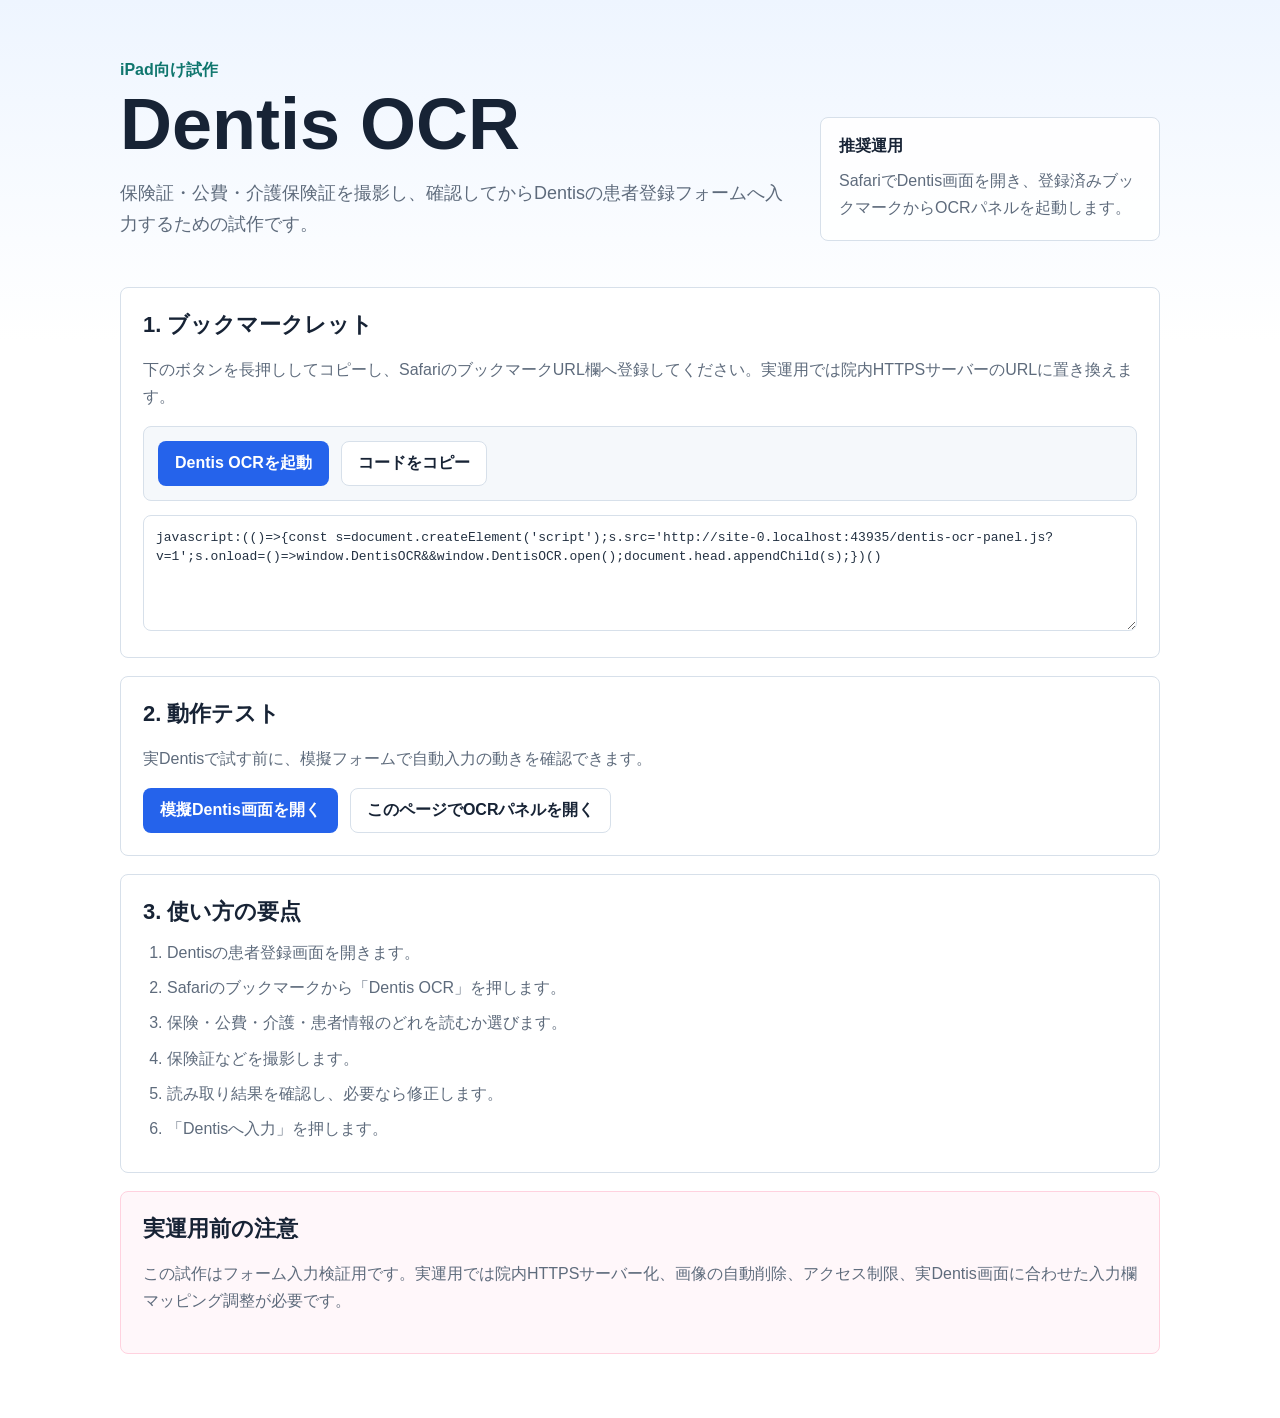
<file: index.html>
<!doctype html>
<html lang="ja">
<head>
  <meta charset="utf-8">
  <meta name="viewport" content="width=device-width, initial-scale=1, viewport-fit=cover">
  <title>Dentis OCR 試作</title>
  <link rel="stylesheet" href="./styles.css">
</head>
<body>
  <main class="page">
    <section class="hero">
      <div>
        <p class="eyebrow">iPad向け試作</p>
        <h1>Dentis OCR</h1>
        <p class="lead">保険証・公費・介護保険証を撮影し、確認してからDentisの患者登録フォームへ入力するための試作です。</p>
      </div>
      <div class="status-card">
        <strong>推奨運用</strong>
        <span>SafariでDentis画面を開き、登録済みブックマークからOCRパネルを起動します。</span>
      </div>
    </section>

    <section class="section">
      <h2>1. ブックマークレット</h2>
      <p>下のボタンを長押ししてコピーし、SafariのブックマークURL欄へ登録してください。実運用では院内HTTPSサーバーのURLに置き換えます。</p>
      <div class="bookmark-card">
        <a id="bookmarkletLink" class="primary-action" href="#">Dentis OCRを起動</a>
        <button id="copyBookmarklet" class="secondary-action" type="button">コードをコピー</button>
      </div>
      <textarea id="bookmarkletCode" readonly spellcheck="false"></textarea>
    </section>

    <section class="section">
      <h2>2. 動作テスト</h2>
      <p>実Dentisで試す前に、模擬フォームで自動入力の動きを確認できます。</p>
      <div class="actions">
        <a class="primary-action" href="./mock-dentis.html">模擬Dentis画面を開く</a>
        <button id="openPanelHere" class="secondary-action" type="button">このページでOCRパネルを開く</button>
      </div>
    </section>

    <section class="section">
      <h2>3. 使い方の要点</h2>
      <ol class="steps">
        <li>Dentisの患者登録画面を開きます。</li>
        <li>Safariのブックマークから「Dentis OCR」を押します。</li>
        <li>保険・公費・介護・患者情報のどれを読むか選びます。</li>
        <li>保険証などを撮影します。</li>
        <li>読み取り結果を確認し、必要なら修正します。</li>
        <li>「Dentisへ入力」を押します。</li>
      </ol>
    </section>

    <section class="section warning">
      <h2>実運用前の注意</h2>
      <p>この試作はフォーム入力検証用です。実運用では院内HTTPSサーバー化、画像の自動削除、アクセス制限、実Dentis画面に合わせた入力欄マッピング調整が必要です。</p>
    </section>
  </main>

  <script src="./dentis-ocr-panel.js"></script>
  <script src="./install.js"></script>
</body>
</html>
</file>
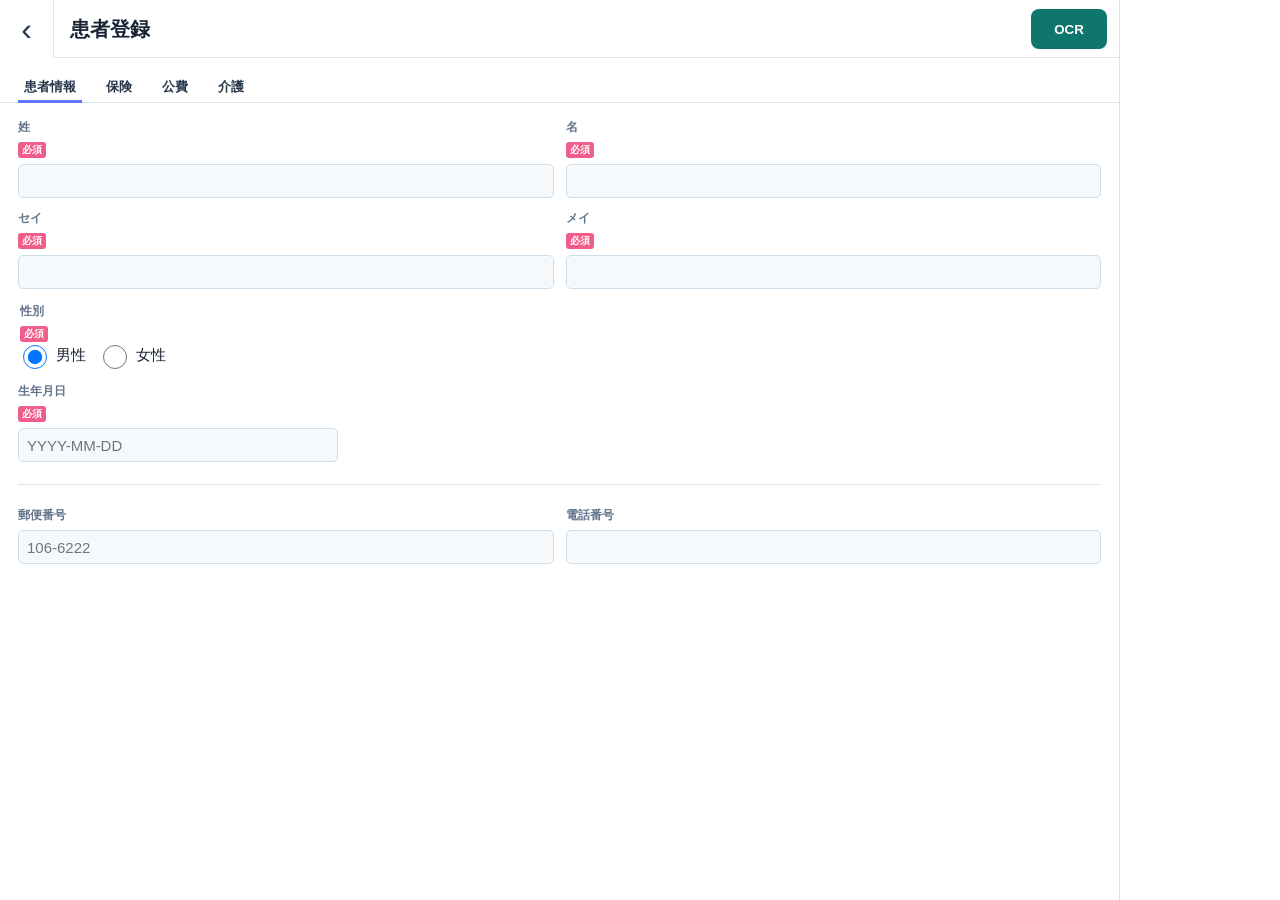
<file: mock-dentis.html>
<!doctype html>
<html lang="ja">
<head>
  <meta charset="utf-8">
  <meta name="viewport" content="width=device-width, initial-scale=1, viewport-fit=cover">
  <title>模擬Dentis 患者登録</title>
  <link rel="stylesheet" href="./mock-dentis.css">
</head>
<body>
  <main class="dentis">
    <header class="topbar">
      <button class="back" type="button">‹</button>
      <h1>患者登録</h1>
      <button id="openOcr" class="ocr-button" type="button">OCR</button>
    </header>

    <nav class="tabs" aria-label="患者登録タブ">
      <button class="active" type="button" data-tab="patient">患者情報</button>
      <button type="button" data-tab="insurance">保険</button>
      <button type="button" data-tab="public">公費</button>
      <button type="button" data-tab="care">介護</button>
    </nav>

    <section id="patient" class="tab-panel active">
      <div class="form-grid two">
        <label>姓 <span>必須</span><input></label>
        <label>名 <span>必須</span><input></label>
        <label>セイ <span>必須</span><input></label>
        <label>メイ <span>必須</span><input></label>
      </div>
      <fieldset class="radio-row">
        <legend>性別 <span>必須</span></legend>
        <label><input type="radio" name="gender" checked> 男性</label>
        <label><input type="radio" name="gender"> 女性</label>
      </fieldset>
      <label class="date-line">生年月日 <span>必須</span><input placeholder="YYYY-MM-DD"></label>
      <hr>
      <div class="form-grid two">
        <label>郵便番号<input placeholder="106-6222"></label>
        <label>電話番号<input></label>
      </div>
    </section>

    <section id="insurance" class="tab-panel">
      <p class="notice">保険情報を登録する場合は、「必須」項目を入力してください</p>
      <div class="form-grid wide">
        <label>保険者番号 <span>必須</span><input></label>
        <label>患者負担割合 <span>必須</span><select><option>3割</option><option>2割</option><option>1割</option></select></label>
        <label>記号<input></label>
        <label>番号 <span>必須</span><input></label>
        <label>枝番<input></label>
      </div>
      <fieldset class="radio-row">
        <legend>続柄 <span>必須</span></legend>
        <label><input type="radio" name="rel" checked> 本人</label>
        <label><input type="radio" name="rel"> 家族</label>
      </fieldset>
      <label>被保険者名 <span>必須</span><input></label>
      <div class="form-grid two">
        <label>資格取得日 <span>必須</span><input placeholder="YYYY-MM-DD"></label>
        <label>有効期限<input placeholder="YYYY-MM-DD"></label>
      </div>
    </section>

    <section id="public" class="tab-panel">
      <p class="notice">公費を登録する場合は、「必須」項目を入力してください</p>
      <div class="form-grid two">
        <label>公費負担者番号 <span>必須</span><input></label>
        <label>受給者番号 <span>必須</span><input></label>
      </div>
      <label>公費名<select><option>該当公費なし</option><option>子ども医療</option><option>障害者医療</option></select></label>
      <div class="form-grid three">
        <label>資格取得日 <span>必須</span><input placeholder="YYYY-MM-DD"></label>
        <label>有効期限<input placeholder="YYYY-MM-DD"></label>
        <label>患者負担割合 <span>必須</span><input></label>
      </div>
    </section>

    <section id="care" class="tab-panel">
      <p class="notice">介護保険を登録する場合は、「必須」項目を入力してください</p>
      <div class="form-grid three">
        <label>介護保険者番号 <span>必須</span><input></label>
        <label>介護保険被保険者番号 <span>必須</span><input></label>
        <label>自己負担率 <span>必須</span><select><option>1割</option><option>2割</option><option>3割</option></select></label>
      </div>
      <div class="form-grid two">
        <label>要介護度 <span>必須</span><select><option>要支援1</option><option>要支援2</option><option>要介護1</option><option>要介護2</option><option>要介護3</option><option>要介護4</option><option>要介護5</option></select></label>
        <label>介護認定日 <span>必須</span><input placeholder="YYYY-MM-DD"></label>
        <label>介護申請日<input placeholder="YYYY-MM-DD"></label>
        <label>認定有効期間（開始日） <span>必須</span><input placeholder="YYYY-MM-DD"></label>
        <label>認定有効期間（終了日） <span>必須</span><input placeholder="YYYY-MM-DD"></label>
        <label>減免割合<input value="0"></label>
      </div>
    </section>
  </main>

  <script src="./dentis-ocr-panel.js"></script>
  <script>
    document.querySelectorAll(".tabs button").forEach((button) => {
      button.addEventListener("click", () => {
        document.querySelectorAll(".tabs button").forEach((item) => item.classList.remove("active"));
        document.querySelectorAll(".tab-panel").forEach((item) => item.classList.remove("active"));
        button.classList.add("active");
        document.getElementById(button.dataset.tab).classList.add("active");
      });
    });
    document.getElementById("openOcr").addEventListener("click", () => window.DentisOCR.open());
  </script>
</body>
</html>
</file>
<file: styles.css>
:root {
  color-scheme: light;
  --ink: #172335;
  --muted: #5e6b7c;
  --line: #d7e0ea;
  --soft: #f5f8fb;
  --panel: #ffffff;
  --blue: #2563eb;
  --blue-dark: #1746b8;
  --green: #0f766e;
  --pink: #e94d7a;
  --shadow: 0 18px 48px rgba(23, 35, 53, .14);
}

* {
  box-sizing: border-box;
}

body {
  margin: 0;
  min-height: 100vh;
  font-family: -apple-system, BlinkMacSystemFont, "Segoe UI", sans-serif;
  color: var(--ink);
  background: linear-gradient(180deg, #eef5ff 0%, #ffffff 340px);
}

a {
  color: inherit;
}

.page {
  width: min(1040px, calc(100% - 32px));
  margin: 0 auto;
  padding: 32px 0 64px;
}

.hero {
  display: grid;
  grid-template-columns: 1fr minmax(240px, 340px);
  gap: 24px;
  align-items: end;
  padding: 28px 0;
}

.eyebrow {
  margin: 0 0 8px;
  color: var(--green);
  font-weight: 700;
}

h1 {
  margin: 0;
  font-size: clamp(40px, 7vw, 72px);
  line-height: .98;
  letter-spacing: 0;
}

.lead {
  max-width: 720px;
  margin: 18px 0 0;
  color: var(--muted);
  font-size: 18px;
  line-height: 1.75;
}

.status-card,
.section,
.bookmark-card {
  border: 1px solid var(--line);
  background: rgba(255, 255, 255, .9);
}

.status-card {
  display: grid;
  gap: 10px;
  padding: 18px;
  border-radius: 8px;
}

.status-card span,
.section p,
.steps {
  color: var(--muted);
  line-height: 1.7;
}

.section {
  margin-top: 18px;
  padding: 22px;
  border-radius: 8px;
}

.section h2 {
  margin: 0 0 12px;
  font-size: 22px;
}

.bookmark-card,
.actions {
  display: flex;
  gap: 12px;
  flex-wrap: wrap;
  align-items: center;
  margin-top: 16px;
}

.bookmark-card {
  padding: 14px;
  border-radius: 8px;
  background: var(--soft);
}

.primary-action,
.secondary-action {
  min-height: 44px;
  border-radius: 8px;
  border: 1px solid transparent;
  padding: 11px 16px;
  font: inherit;
  font-weight: 700;
  text-decoration: none;
  cursor: pointer;
}

.primary-action {
  color: #fff;
  background: var(--blue);
}

.primary-action:active {
  background: var(--blue-dark);
}

.secondary-action {
  color: var(--ink);
  background: #fff;
  border-color: var(--line);
}

textarea {
  width: 100%;
  min-height: 116px;
  margin-top: 14px;
  padding: 12px;
  border: 1px solid var(--line);
  border-radius: 8px;
  color: #233142;
  background: #fff;
  font: 13px/1.5 ui-monospace, SFMono-Regular, Consolas, monospace;
}

.steps {
  margin: 0;
  padding-left: 24px;
}

.steps li {
  margin: 8px 0;
}

.warning {
  border-color: #ffd2df;
  background: #fff7fa;
}

@media (max-width: 720px) {
  .page {
    width: min(100% - 24px, 1040px);
    padding-top: 18px;
  }

  .hero {
    grid-template-columns: 1fr;
    padding-top: 10px;
  }

  .section {
    padding: 16px;
  }

  .primary-action,
  .secondary-action {
    width: 100%;
    text-align: center;
  }
}
</file>
<file: mock-dentis.css>
:root {
  --ink: #172335;
  --muted: #64748b;
  --line: #d8e2ee;
  --blue: #6277ff;
  --soft: #f6f9fc;
  --pink: #f05d8a;
}

* {
  box-sizing: border-box;
}

body {
  margin: 0;
  font-family: -apple-system, BlinkMacSystemFont, "Segoe UI", sans-serif;
  color: var(--ink);
  background: #fff;
}

.dentis {
  width: min(100%, 1120px);
  min-height: 100vh;
  border-right: 1px solid var(--line);
}

.topbar {
  display: grid;
  grid-template-columns: 54px 1fr auto;
  align-items: center;
  height: 58px;
  border-bottom: 1px solid var(--line);
}

.back {
  height: 58px;
  border: 0;
  border-right: 1px solid var(--line);
  background: #fff;
  color: #26364b;
  font-size: 32px;
}

h1 {
  margin: 0;
  padding-left: 16px;
  font-size: 20px;
}

.ocr-button {
  min-width: 76px;
  min-height: 40px;
  margin-right: 12px;
  border: 0;
  border-radius: 8px;
  color: #fff;
  background: #0f766e;
  font-weight: 700;
}

.tabs {
  display: flex;
  gap: 18px;
  padding: 14px 18px 0;
  border-bottom: 1px solid var(--line);
}

.tabs button {
  position: relative;
  min-height: 30px;
  border: 0;
  background: transparent;
  color: #26364b;
  font-weight: 700;
}

.tabs button.active::after {
  content: "";
  position: absolute;
  left: 0;
  right: 0;
  bottom: -1px;
  height: 3px;
  background: var(--blue);
}

.tab-panel {
  display: none;
  padding: 16px 18px 80px;
}

.tab-panel.active {
  display: block;
}

.notice {
  margin: 0 0 14px;
  padding: 10px;
  border: 1px dashed var(--blue);
  border-radius: 6px;
  color: var(--blue);
  background: #f7f8ff;
  font-weight: 700;
}

.form-grid {
  display: grid;
  gap: 12px;
  margin-bottom: 14px;
}

.form-grid.two {
  grid-template-columns: repeat(2, minmax(0, 1fr));
}

.form-grid.three {
  grid-template-columns: repeat(3, minmax(0, 1fr));
}

.form-grid.wide {
  grid-template-columns: 2fr 140px 1fr 1fr 1fr;
}

label,
legend {
  display: grid;
  gap: 6px;
  color: var(--muted);
  font-size: 12px;
  font-weight: 700;
}

label span,
legend span {
  display: inline-block;
  width: fit-content;
  border-radius: 3px;
  padding: 1px 4px;
  color: #fff;
  background: var(--pink);
  font-size: 10px;
}

input,
select {
  width: 100%;
  min-height: 34px;
  border: 1px solid #cdddeb;
  border-radius: 5px;
  padding: 5px 8px;
  color: var(--ink);
  background: var(--soft);
  font: 15px -apple-system, BlinkMacSystemFont, "Segoe UI", sans-serif;
}

.radio-row {
  display: flex;
  align-items: center;
  gap: 12px;
  margin: 0 0 14px;
  padding: 0;
  border: 0;
}

.radio-row label {
  display: inline-flex;
  align-items: center;
  gap: 6px;
  color: var(--ink);
  font-size: 15px;
  font-weight: 400;
}

.radio-row input {
  width: 24px;
  min-height: 24px;
}

.date-line {
  max-width: 320px;
}

hr {
  margin: 22px 0;
  border: 0;
  border-top: 1px solid var(--line);
}

@media (max-width: 760px) {
  .form-grid.two,
  .form-grid.three,
  .form-grid.wide {
    grid-template-columns: 1fr;
  }
}
</file>
